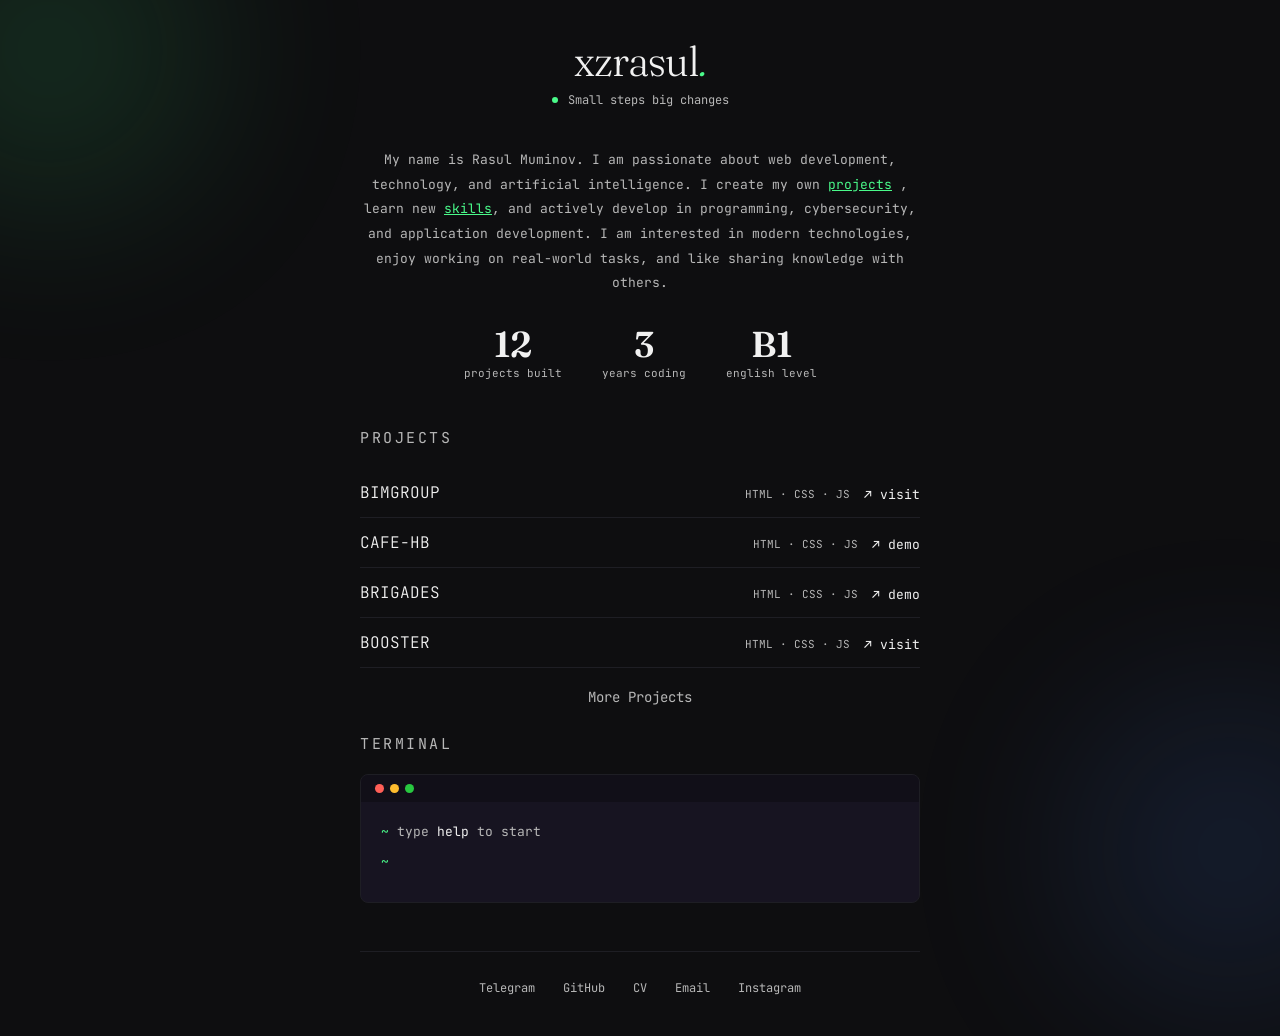
<file: index.html>
<!doctype html>
<html lang="en">

<head>
  <meta charset="UTF-8" />
  <meta name="viewport" content="width=device-width, initial-scale=1.0" />
  <meta name="theme-color" content="#ffffff" />
  <link rel="shortcut icon" href="1737549358908.png" type="image/x-icon">
  <title>xzrasul</title>
  <link
    href="https://fonts.googleapis.com/css2?family=JetBrains+Mono:wght@300;400&family=Fraunces:ital,wght@0,300;1,300&display=swap"
    rel="stylesheet" />
  <link rel="stylesheet" href="style.css" />
</head>

<body>
  <div class="container">
    <header>
      <div class="name">xzrasul<em>.</em></div>
      <div class="tagline">
        <div class="dot"></div>
        Small steps big changes
      </div>
    </header>

    <p class="bio">
      My name is Rasul Muminov. I am passionate about web development,
      technology, and artificial intelligence. I create my own
      <a href="#terminal" onclick="runProjects()">projects</a> , learn new
      <a href="#terminal" onclick="runSkills()">skills</a>, and actively
      develop in programming, cybersecurity, and application development. I am
      interested in modern technologies, enjoy working on real-world tasks,
      and like sharing knowledge with others.
    </p>
    <div class="hero-stats">
      <div class="stat">
        <div class="stat-num">12</div>
        <div class="stat-label">projects built</div>
      </div>
      <div class="stat">
        <div class="stat-num">3</div>
        <div class="stat-label">years coding</div>
      </div>
      <div class="stat">
        <div class="stat-num">B1</div>
        <div class="stat-label">english level</div>
      </div>
    </div>
    <div class="block">
      <div class="block-label">Projects</div>
      <div class="project">
        <div class="project-name">BIMGROUP</div>
        <div class="project-meta">
          <span class="project-stack">HTML · CSS · JS</span>
          <a class="project-link" href="https://bimgroup.tj/" target="_blank">↗ visit</a>
        </div>
      </div>

      <div class="project">
        <div class="project-name">CAFE-HB</div>
        <div class="project-meta">
          <span class="project-stack">HTML · CSS · JS</span>
          <a class="project-link" href="https://cafehb.vercel.app/" target="_blank">↗ demo</a>
        </div>
      </div>
      <div class="project">
        <div class="project-name">BRIGADES</div>
        <div class="project-meta">
          <span class="project-stack">HTML · CSS · JS</span>
          <a class="project-link" href="https://workersadmin.vercel.app" target="_blank">↗ demo</a>
        </div>
      </div>
      <div class="project">
        <div class="project-name">BOOSTER</div>
        <div class="project-meta">
          <span class="project-stack">HTML · CSS · JS</span>
          <a class="project-link" href="https://t.me/xzinstagrambot" target="_blank">↗ visit</a>
        </div>
      </div>
      <span class="project-stack">
        <a class="btn-project" href="#terminal" onclick="runProjects()">More Projects</a>
      </span>
    </div>

    <div id="terminal" class="block">
      <div class="block-label">Terminal</div>
      <div class="terminal">
        <div class="term-bar">
          <div class="term-dot r"></div>
          <div class="term-dot y"></div>
          <div class="term-dot g"></div>
        </div>
        <div class="term-body" id="termBody">
          <div>
            <span class="prompt">~</span>
            <span class="out">type <span class="k">help</span> to start</span>
          </div>
          <div class="input-row">
            <span class="prompt">~</span>
            <input class="term-input" id="termInput" onkeydown="runCmd(event)"
              oninput="this.value = this.value.toLowerCase()" autocomplete="off" spellcheck="false" />
          </div>
        </div>
      </div>
    </div>
    <div class="links">
      <a class="link" href="https://t.me/xzrasul" target="_blank">Telegram</a>
      <a class="link" href="https://github.com/xzrasul" target="_blank">GitHub</a>
      <a class="link" href="#" target="_blank">CV</a>
      <a class="link" href="mailto:xzrasul13@gmail.com" target="_blank">Email</a>
      <a class="link" href="https://instagram.com/xzrasul" target="_blank">Instagram</a>
    </div>
  </div>
  <script src="script.js"></script>
</body>

</html>
</file>
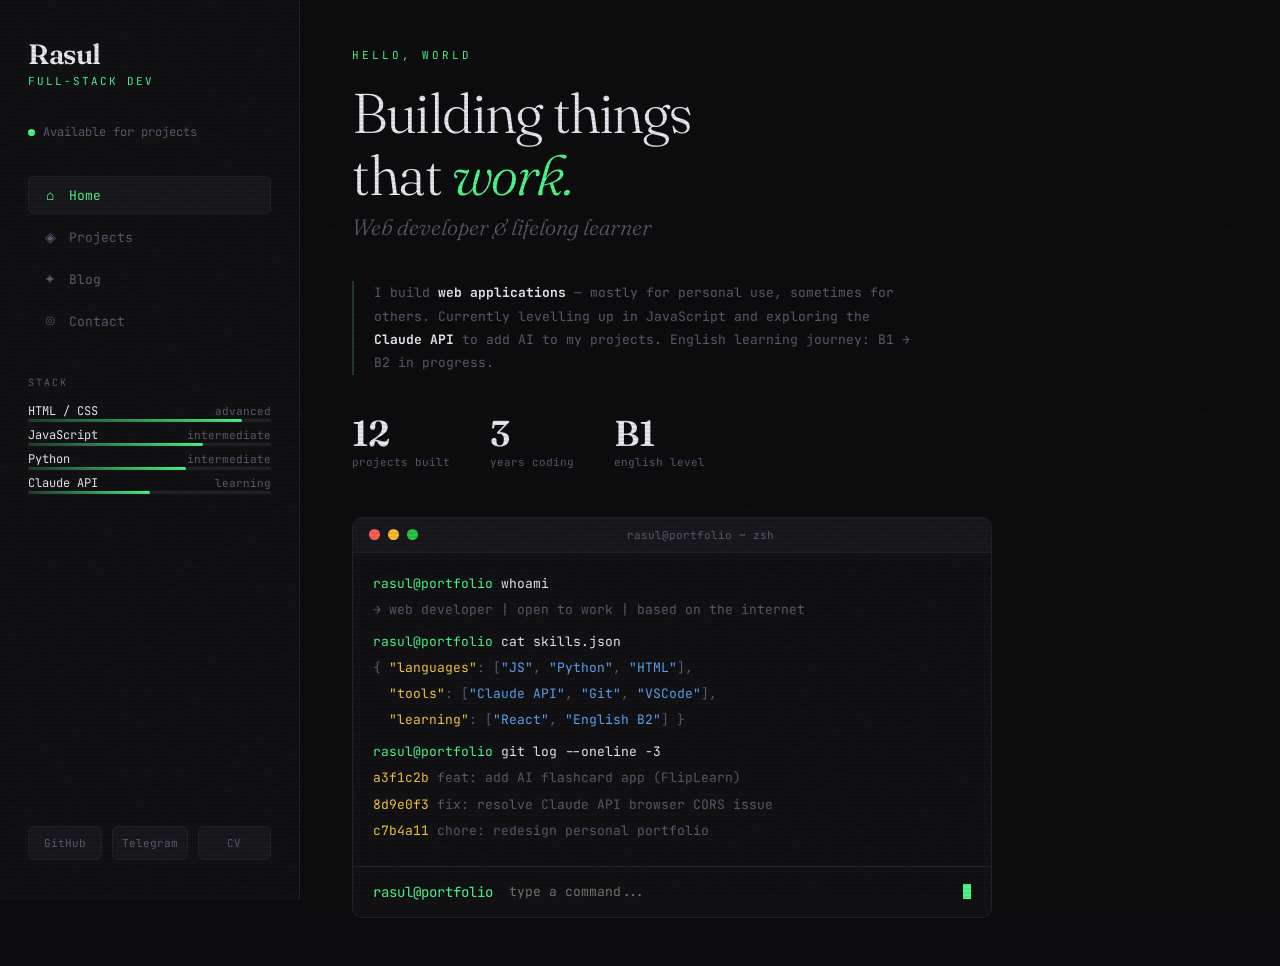
<file: test.html>
<!DOCTYPE html>
<html lang="en">

<head>
    <meta charset="UTF-8">
    <meta name="viewport" content="width=device-width, initial-scale=1.0">
    <title>Rasul · Developer</title>
    <link
        href="https://fonts.googleapis.com/css2?family=JetBrains+Mono:wght@300;400;500;700&family=Fraunces:ital,wght@0,300;0,600;1,300&display=swap"
        rel="stylesheet">
    <style>
        :root {
            --bg: #0c0c0e;
            --surface: #111114;
            --surface2: #18181d;
            --border: #222228;
            --green: #4afa8a;
            --green-dim: #1e3d2a;
            --amber: #f5c842;
            --red: #ff5f5f;
            --blue: #5ca4f5;
            --text: #e8e8f0;
            --muted: #5a5a6e;
            --muted2: #3a3a4a;
            --serif: 'Fraunces', Georgia, serif;
            --mono: 'JetBrains Mono', monospace;
        }

        * {
            margin: 0;
            padding: 0;
            box-sizing: border-box;
        }

        body {
            background: var(--bg);
            color: var(--text);
            font-family: var(--mono);
            font-size: 14px;
            min-height: 100vh;
            overflow-x: hidden;
        }

        /* ── NOISE OVERLAY ── */
        body::before {
            content: '';
            position: fixed;
            inset: 0;
            background-image: url("data:image/svg+xml,%3Csvg viewBox='0 0 200 200' xmlns='http://www.w3.org/2000/svg'%3E%3Cfilter id='n'%3E%3CfeTurbulence type='fractalNoise' baseFrequency='0.9' numOctaves='4' stitchTiles='stitch'/%3E%3C/filter%3E%3Crect width='100%25' height='100%25' filter='url(%23n)' opacity='0.04'/%3E%3C/svg%3E");
            pointer-events: none;
            z-index: 9999;
            opacity: 0.4;
        }

        /* ── SCANLINES ── */
        body::after {
            content: '';
            position: fixed;
            inset: 0;
            background: repeating-linear-gradient(0deg, transparent, transparent 2px, rgba(0, 0, 0, 0.08) 2px, rgba(0, 0, 0, 0.08) 4px);
            pointer-events: none;
            z-index: 9998;
        }

        /* ── LAYOUT ── */
        .layout {
            display: grid;
            grid-template-columns: 300px 1fr;
            min-height: 100vh;
        }

        /* ── SIDEBAR ── */
        .sidebar {
            background: var(--surface);
            border-right: 1px solid var(--border);
            padding: 40px 28px;
            display: flex;
            flex-direction: column;
            gap: 36px;
            position: sticky;
            top: 0;
            height: 100vh;
            overflow-y: auto;
        }

        .logo {
            display: flex;
            flex-direction: column;
            gap: 6px;
        }

        .logo-name {
            font-family: var(--serif);
            font-size: 28px;
            font-weight: 600;
            color: var(--text);
            letter-spacing: -0.5px;
            line-height: 1;
        }

        .logo-tag {
            font-size: 11px;
            color: var(--green);
            letter-spacing: 2px;
            text-transform: uppercase;
        }

        .status {
            display: flex;
            align-items: center;
            gap: 8px;
            font-size: 12px;
            color: var(--muted);
        }

        .status-dot {
            width: 7px;
            height: 7px;
            background: var(--green);
            border-radius: 50%;
            animation: pulse 2.5s ease-in-out infinite;
            flex-shrink: 0;
        }

        @keyframes pulse {

            0%,
            100% {
                opacity: 1;
                box-shadow: 0 0 0 0 rgba(74, 250, 138, 0.4);
            }

            50% {
                opacity: 0.7;
                box-shadow: 0 0 0 5px rgba(74, 250, 138, 0);
            }
        }

        .nav {
            display: flex;
            flex-direction: column;
            gap: 4px;
        }

        .nav-item {
            display: flex;
            align-items: center;
            gap: 10px;
            padding: 9px 12px;
            border-radius: 6px;
            cursor: pointer;
            color: var(--muted);
            font-size: 13px;
            transition: all 0.15s;
            border: 1px solid transparent;
            text-decoration: none;
        }

        .nav-item:hover,
        .nav-item.active {
            color: var(--text);
            background: var(--surface2);
            border-color: var(--border);
        }

        .nav-item.active {
            color: var(--green);
        }

        .nav-icon {
            font-size: 14px;
            width: 18px;
            text-align: center;
        }

        .skill-group {
            display: flex;
            flex-direction: column;
            gap: 10px;
        }

        .skill-label {
            font-size: 10px;
            color: var(--muted);
            text-transform: uppercase;
            letter-spacing: 2px;
            margin-bottom: 4px;
        }

        .skill-bar {
            display: flex;
            flex-direction: column;
            gap: 5px;
        }

        .skill-row {
            display: flex;
            align-items: center;
            justify-content: space-between;
            font-size: 12px;
        }

        .skill-name {
            color: var(--text);
        }

        .skill-lvl {
            color: var(--muted);
            font-size: 11px;
        }

        .skill-track {
            height: 3px;
            background: var(--border);
            border-radius: 2px;
            overflow: hidden;
        }

        .skill-fill {
            height: 100%;
            border-radius: 2px;
            background: linear-gradient(90deg, var(--green-dim), var(--green));
            transform-origin: left;
            animation: fillIn 1.2s cubic-bezier(0.4, 0, 0.2, 1) forwards;
            transform: scaleX(0);
        }

        @keyframes fillIn {
            to {
                transform: scaleX(1);
            }
        }

        .sidebar-footer {
            margin-top: auto;
            display: flex;
            gap: 10px;
        }

        .social-btn {
            flex: 1;
            padding: 9px;
            background: var(--surface2);
            border: 1px solid var(--border);
            border-radius: 6px;
            color: var(--muted);
            font-family: var(--mono);
            font-size: 11px;
            cursor: pointer;
            text-align: center;
            transition: all 0.15s;
            text-decoration: none;
            display: block;
        }

        .social-btn:hover {
            color: var(--text);
            border-color: var(--muted2);
        }

        /* ── MAIN ── */
        .main {
            padding: 0;
            overflow: hidden;
        }

        /* ── SECTIONS ── */
        .section {
            display: none;
            padding: 48px 52px;
            animation: fadeUp 0.3s ease forwards;
        }

        .section.active {
            display: block;
        }

        @keyframes fadeUp {
            from {
                opacity: 0;
                transform: translateY(12px);
            }

            to {
                opacity: 1;
                transform: translateY(0);
            }
        }

        /* ── HERO ── */
        .hero-eyebrow {
            font-size: 11px;
            color: var(--green);
            letter-spacing: 3px;
            text-transform: uppercase;
            margin-bottom: 20px;
        }

        .hero-title {
            font-family: var(--serif);
            font-size: 56px;
            font-weight: 300;
            line-height: 1.1;
            letter-spacing: -1.5px;
            color: var(--text);
            margin-bottom: 8px;
        }

        .hero-title em {
            font-style: italic;
            color: var(--green);
        }

        .hero-subtitle {
            font-family: var(--serif);
            font-size: 22px;
            font-weight: 300;
            color: var(--muted);
            margin-bottom: 40px;
            font-style: italic;
        }

        .hero-bio {
            max-width: 560px;
            line-height: 1.8;
            color: var(--muted);
            font-size: 13px;
            margin-bottom: 40px;
            border-left: 2px solid var(--green-dim);
            padding-left: 20px;
        }

        .hero-bio strong {
            color: var(--text);
        }

        .hero-stats {
            display: flex;
            gap: 40px;
            margin-bottom: 48px;
        }

        .stat {
            display: flex;
            flex-direction: column;
            gap: 4px;
        }

        .stat-num {
            font-family: var(--serif);
            font-size: 36px;
            font-weight: 600;
            color: var(--text);
            line-height: 1;
        }

        .stat-label {
            font-size: 11px;
            color: var(--muted);
        }

        /* ── TERMINAL ── */
        .terminal {
            background: var(--surface);
            border: 1px solid var(--border);
            border-radius: 10px;
            overflow: hidden;
            max-width: 640px;
        }

        .term-header {
            background: var(--surface2);
            border-bottom: 1px solid var(--border);
            padding: 10px 16px;
            display: flex;
            align-items: center;
            gap: 8px;
        }

        .term-dot {
            width: 11px;
            height: 11px;
            border-radius: 50%;
        }

        .term-dot.r {
            background: #ff5f57;
        }

        .term-dot.y {
            background: #febc2e;
        }

        .term-dot.g {
            background: #28c840;
        }

        .term-title {
            flex: 1;
            text-align: center;
            font-size: 11px;
            color: var(--muted);
        }

        .term-body {
            padding: 20px;
            min-height: 200px;
            font-size: 13px;
            line-height: 1.7;
        }

        .term-line {
            margin-bottom: 4px;
        }

        .term-prompt {
            color: var(--green);
        }

        .term-cmd {
            color: var(--text);
        }

        .term-out {
            color: var(--muted);
            padding-left: 0;
        }

        .term-key {
            color: var(--amber);
        }

        .term-val {
            color: var(--blue);
        }

        .term-input-row {
            display: flex;
            align-items: center;
            gap: 4px;
            margin-top: 12px;
        }

        .term-input {
            background: none;
            border: none;
            outline: none;
            color: var(--text);
            font-family: var(--mono);
            font-size: 13px;
            flex: 1;
        }

        .cursor {
            display: inline-block;
            width: 8px;
            height: 15px;
            background: var(--green);
            animation: blink 1s step-end infinite;
            vertical-align: middle;
        }

        @keyframes blink {

            0%,
            100% {
                opacity: 1;
            }

            50% {
                opacity: 0;
            }
        }

        /* ── SECTION TITLE ── */
        .section-title {
            font-family: var(--serif);
            font-size: 38px;
            font-weight: 300;
            letter-spacing: -1px;
            color: var(--text);
            margin-bottom: 8px;
        }

        .section-title em {
            font-style: italic;
            color: var(--green);
        }

        .section-sub {
            font-size: 12px;
            color: var(--muted);
            margin-bottom: 40px;
            letter-spacing: 1px;
            text-transform: uppercase;
        }

        /* ── PROJECTS ── */
        .projects-grid {
            display: grid;
            grid-template-columns: repeat(auto-fill, minmax(300px, 1fr));
            gap: 16px;
        }

        .project-card {
            background: var(--surface);
            border: 1px solid var(--border);
            border-radius: 10px;
            padding: 24px;
            display: flex;
            flex-direction: column;
            gap: 12px;
            cursor: pointer;
            transition: all 0.2s;
            position: relative;
            overflow: hidden;
        }

        .project-card::before {
            content: '';
            position: absolute;
            top: 0;
            left: 0;
            right: 0;
            height: 2px;
            background: linear-gradient(90deg, transparent, var(--green), transparent);
            opacity: 0;
            transition: opacity 0.2s;
        }

        .project-card:hover {
            border-color: var(--muted2);
            transform: translateY(-2px);
        }

        .project-card:hover::before {
            opacity: 1;
        }

        .project-header {
            display: flex;
            justify-content: space-between;
            align-items: flex-start;
        }

        .project-icon {
            font-size: 22px;
        }

        .project-status {
            font-size: 10px;
            padding: 3px 9px;
            border-radius: 20px;

        }

        .status-live {
            color: var(--green);
            border-color: var(--green-dim);
            background: rgba(74, 250, 138, 0.06);
        }

        .status-wip {
            color: var(--amber);
            border-color: rgba(245, 200, 66, 0.3);
            background: rgba(245, 200, 66, 0.06);
        }

        .status-archived {
            color: var(--muted);
            border-color: var(--border);
        }

        .project-name {
            font-family: var(--serif);
            font-size: 18px;
            font-weight: 600;
            color: var(--text);
        }

        .project-desc {
            font-size: 12px;
            color: var(--muted);
            line-height: 1.7;
        }

        .project-tags {
            display: flex;
            flex-wrap: wrap;
            gap: 6px;
            margin-top: 4px;
        }

        .tag {
            font-size: 10px;
            padding: 3px 8px;
            border-radius: 4px;
            background: var(--surface2);
            border: 1px solid var(--border);
            color: var(--muted);
            font-family: var(--mono);
        }

        .project-links {
            display: flex;
            gap: 10px;
            margin-top: auto;
            padding-top: 12px;
            border-top: 1px solid var(--border);
        }

        .project-link {
            font-size: 11px;
            color: var(--muted);
            text-decoration: none;
            transition: color 0.15s;
        }

        .project-link:hover {
            color: var(--green);
        }

        /* ── BLOG ── */
        .posts-list {
            display: flex;
            flex-direction: column;
            gap: 1px;
        }

        .post-item {
            display: grid;
            grid-template-columns: 80px 1fr auto;
            align-items: center;
            gap: 24px;
            padding: 20px 0;
            border-bottom: 1px solid var(--border);
            cursor: pointer;
            transition: all 0.15s;
        }

        .post-item:hover .post-title {
            color: var(--green);
        }

        .post-date {
            font-size: 11px;
            color: var(--muted);
            font-variant-numeric: tabular-nums;
        }

        .post-title {
            font-family: var(--serif);
            font-size: 17px;
            font-weight: 300;
            color: var(--text);
            transition: color 0.15s;
        }

        .post-tag {
            font-size: 10px;
            color: var(--muted);
            padding: 2px 8px;
            border: 1px solid var(--border);
            border-radius: 4px;
        }

        /* ── CONTACT ── */
        .contact-grid {
            display: grid;
            grid-template-columns: 1fr 1fr;
            gap: 16px;
            max-width: 600px;
            margin-bottom: 40px;
        }

        .contact-card {
            background: var(--surface);
            border: 1px solid var(--border);
            border-radius: 10px;
            padding: 20px 24px;
            display: flex;
            align-items: center;
            gap: 16px;
            text-decoration: none;
            transition: all 0.15s;
            cursor: pointer;
        }

        .contact-card:hover {
            border-color: var(--muted2);
        }

        .contact-icon {
            font-size: 22px;
        }

        .contact-info {
            display: flex;
            flex-direction: column;
            gap: 3px;
        }

        .contact-platform {
            font-size: 11px;
            color: var(--muted);
            text-transform: uppercase;
            letter-spacing: 1px;
        }

        .contact-handle {
            font-size: 14px;
            color: var(--text);
        }

        .now-box {
            background: var(--surface);
            border: 1px solid var(--green-dim);
            border-radius: 10px;
            padding: 28px;
            max-width: 500px;
        }

        .now-label {
            font-size: 10px;
            color: var(--green);
            letter-spacing: 3px;
            text-transform: uppercase;
            margin-bottom: 16px;
        }

        .now-items {
            display: flex;
            flex-direction: column;
            gap: 10px;
        }

        .now-item {
            display: flex;
            align-items: flex-start;
            gap: 10px;
            font-size: 13px;
            color: var(--muted);
            line-height: 1.5;
        }

        .now-item::before {
            content: '→';
            color: var(--green);
            flex-shrink: 0;
        }

        /* ── DIVIDER ── */
        .divider {
            height: 1px;
            background: var(--border);
            margin: 40px 0;
        }

        /* ── SCROLLBAR ── */
        ::-webkit-scrollbar {
            width: 4px;
        }

        ::-webkit-scrollbar-track {
            background: var(--bg);
        }

        ::-webkit-scrollbar-thumb {
            background: var(--border);
            border-radius: 2px;
        }

        /* ── RESPONSIVE ── */
        @media (max-width: 768px) {
            .layout {
                grid-template-columns: 1fr;
            }

            .sidebar {
                position: static;
                height: auto;
                padding: 24px 20px;
            }

            .section {
                padding: 32px 24px;
            }

            .hero-title {
                font-size: 38px;
            }

            .hero-stats {
                gap: 24px;
            }

            .contact-grid {
                grid-template-columns: 1fr;
            }
        }
    </style>
</head>

<body>
    <div class="layout"> <!-- ── SIDEBAR ── -->
        <aside class="sidebar">
            <div class="logo">
                <div class="logo-name">Rasul</div>
                <div class="logo-tag">Full-Stack Dev</div>
            </div>
            <div class="status">
                <div class="status-dot"></div> Available for projects
            </div>
            <nav class="nav"> <a class="nav-item active" onclick="showSection('home')"> <span class="nav-icon">⌂</span>
                    Home </a> <a class="nav-item" onclick="showSection('projects')"> <span class="nav-icon">◈</span>
                    Projects </a> <a class="nav-item" onclick="showSection('blog')"> <span class="nav-icon">✦</span>
                    Blog </a> <a class="nav-item" onclick="showSection('contact')"> <span [28.03.2026 13:36] Rasul M.:
                        class="nav-icon">◎</span> Contact </a> </nav>
            <div class="skill-group">
                <div class="skill-label">Stack</div>
                <div class="skill-bar">
                    <div>
                        <div class="skill-row"> <span class="skill-name">HTML / CSS</span> <span
                                class="skill-lvl">advanced</span> </div>
                        <div class="skill-track">
                            <div class="skill-fill" style="width:88%;animation-delay:0.1s"></div>
                        </div>
                    </div>
                    <div>
                        <div class="skill-row"> <span class="skill-name">JavaScript</span> <span
                                class="skill-lvl">intermediate</span> </div>
                        <div class="skill-track">
                            <div class="skill-fill" style="width:72%;animation-delay:0.2s"></div>
                        </div>
                    </div>
                    <div>
                        <div class="skill-row"> <span class="skill-name">Python</span> <span
                                class="skill-lvl">intermediate</span> </div>
                        <div class="skill-track">
                            <div class="skill-fill" style="width:65%;animation-delay:0.3s"></div>
                        </div>
                    </div>
                    <div>
                        <div class="skill-row"> <span class="skill-name">Claude API</span> <span
                                class="skill-lvl">learning</span> </div>
                        <div class="skill-track">
                            <div class="skill-fill" style="width:50%;animation-delay:0.4s"></div>
                        </div>
                    </div>
                </div>
            </div>
            <div class="sidebar-footer"> <a class="social-btn" href="#">GitHub</a> <a class="social-btn"
                    href="#">Telegram</a> <a class="social-btn" href="#">CV</a> </div>
        </aside> <!-- ── MAIN ── -->
        <main class="main"> <!-- HOME -->
            <section class="section active" id="home">
                <div class="hero-eyebrow">hello, world</div>
                <h1 class="hero-title">Building things<br>that <em>work.</em></h1>
                <p class="hero-subtitle">Web developer & lifelong learner</p>
                <p class="hero-bio"> I build <strong>web applications</strong> — mostly for personal use, sometimes for
                    others. Currently levelling up in JavaScript and exploring the <strong>Claude API</strong> to add AI
                    to my projects. English learning journey: B1 → B2 in progress. </p>
                <div class="hero-stats">
                    <div class="stat">
                        <div class="stat-num">12</div>
                        <div class="stat-label">projects built</div>
                    </div>
                    <div class="stat">
                        <div class="stat-num">3</div>
                        <div class="stat-label">years coding</div>
                    </div>
                    <div class="stat">
                        <div class="stat-num">B1</div>
                        <div class="stat-label">english level</div>
                    </div>
                </div>
                <div class="terminal">
                    <div class="term-header">
                        <div class="term-dot r"></div>
                        <div class="term-dot y"></div>
                        <div class="term-dot g"></div>
                        <div class="term-title">rasul@portfolio ~ zsh</div>
                    </div>
                    <div class="term-body" id="termBody">
                        <div class="term-line"><span class="term-prompt">rasul@portfolio</span> <span
                                class="term-cmd">whoami</span></div>
                        <div class="term-line term-out">→ web developer | open to work | based on the internet</div>
                        <div class="term-line" style="margin-top:10px"><span class="term-prompt">rasul@portfolio</span>
                            <span class="term-cmd">cat skills.json</span></div>
                        <div class="term-line term-out">{ <span class="term-key">"languages"</span>: [<span
                                class="term-val">"JS"</span>, <span class="term-val">"Python"</span>, <span
                                class="term-val">"HTML"</span>],</div>
                        <div class="term-line term-out">&nbsp; <span class="term-key">"tools"</span>: [<span
                                class="term-val">"Claude API"</span>, <span class="term-val">"Git"</span>, <span
                                class="term-val">"VSCode"</span>],</div>
                        <div class="term-line term-out">&nbsp; <span class="term-key">"learning"</span>: [<span
                                class="term-val">"React"</span>, <span class="term-val">"English B2"</span>] }</div>
                        <div class="term-line" style="margin-top:10px"><span class="term-prompt">rasul@portfolio</span>
                            <span class="term-cmd">git log --oneline -3</span></div>
                        <div class="term-line term-out"><span style="color:var(--amber)">a3f1c2b</span> feat: add AI
                            flashcard app (FlipLearn)</div>
                        <div class="term-line term-out"><span style="color:var(--amber)">8d9e0f3</span> fix: resolve
                            Claude API browser CORS issue</div>
                        <div class="term-line term-out"><span style="color:var(--amber)">c7b4a11</span> chore: redesign
                            personal portfolio</div>
                    </div>
                    <div style="padding: 4px 20px 16px; border-top: 1px solid var(--border);">
                        <div class="term-input-row"> <span class="term-prompt">rasul@portfolio</span>&nbsp; <input
                                class="term-input" id="termInput" placeholder="type a command..."
                                onkeydown="handleTerm(event)" [28.03.2026 13:36] Rasul M.: autocomplete="off"
                                spellcheck="false"> <span class="cursor"></span> </div>
                    </div>
                </div>
            </section> <!-- PROJECTS -->
            <section class="section" id="projects">
                <h2 class="section-title">My <em>work</em></h2>
                <p class="section-sub">Selected projects · personal builds</p>
                <div class="projects-grid">
                    <div class="project-card">
                        <div class="project-header">
                            <div class="project-icon">🃏</div>
                            <div class="project-status status-live">live</div>
                        </div>
                        <div class="project-name">FlipLearn</div>
                        <div class="project-desc">Browser-based flashcard app powered by Claude API. Generates
                            vocabulary cards, tracks progress, and adapts to your level.</div>
                        <div class="project-tags"> <span class="tag">HTML</span> <span class="tag">CSS</span> <span
                                class="tag">Claude API</span> <span class="tag">Vanilla JS</span> </div>
                        <div class="project-links"> <a class="project-link" href="#">→ Live demo</a> <a
                                class="project-link" href="#">→ GitHub</a> </div>
                    </div>
                    <div class="project-card">
                        <div class="project-header">
                            <div class="project-icon">📊</div>
                            <div class="project-status status-wip">wip</div>
                        </div>
                        <div class="project-name">DevTrack</div>
                        <div class="project-desc">Personal learning dashboard. Log daily sessions, visualise skill
                            progress, set weekly goals with streak tracking.</div>
                        <div class="project-tags"> <span class="tag">JavaScript</span> <span class="tag">Chart.js</span>
                            <span class="tag">LocalStorage</span> </div>
                        <div class="project-links"> <a class="project-link" href="#">→ GitHub</a> </div>
                    </div>
                    <div class="project-card">
                        <div class="project-header">
                            <div class="project-icon">🔤</div>
                            <div class="project-status status-live">live</div>
                        </div>
                        <div class="project-name">WordMap</div>
                        <div class="project-desc">Interactive English vocabulary map. Visualise word families,
                            collocations, and usage examples in a graph interface.</div>
                        <div class="project-tags"> <span class="tag">D3.js</span> <span class="tag">Python</span> <span
                                class="tag">Claude API</span> </div>
                        <div class="project-links"> <a class="project-link" href="#">→ Live demo</a> <a
                                class="project-link" href="#">→ GitHub</a> </div>
                    </div>
                    <div class="project-card">
                        <div class="project-header">
                            <div class="project-icon">🌐</div>
                            <div class="project-status status-archived">archived</div>
                        </div>
                        <div class="project-name">This site</div>
                        <div class="project-desc">My personal portfolio — terminal aesthetic meets clean typography.
                            Built with zero frameworks, pure HTML/CSS/JS.</div>
                        <div class="project-tags"> <span class="tag">HTML</span> <span class="tag">CSS</span> <span
                                class="tag">No framework</span> </div>
                        <div class="project-links"> <a class="project-link" href="#">→ GitHub</a> </div>
                    </div>
                </div>
            </section> <!-- BLOG -->
            <section class="section" id="blog">
                <h2 class="section-title">Notes &amp; <em>thoughts</em></h2>
                <p class="section-sub">Dev blog · TIL · English journey</p>
                <div class="posts-list">
                    <div class="post-item">
                        <div class="post-date">Mar 2026</div>
                        <div class="post-title">How I fixed CORS when calling Claude API from the browser</div>
                        <div class="post-tag">tutorial</div>
                    </div>
                    <div class="post-item">
                        <div class="post-date">Feb 2026</div>
                        <div class="post-title">Building FlipLearn: my AI-powered flashcard app in a weekend</div>
                        <div class="post-tag">project</div>
                    </div>
                    <div class="post-item">
                        <div class="post-date">Feb 2026</div>
                        <div class="post-title">TIL: CSS custom properties can animate with @property</div>
                        <div class="post-tag">til</div>
                    </div>
                    <div class="post-item">
                        <div class="post-date">Jan 2026</div>
                        <div class="post-title">My B1→B2 English plan: 6 months of structured daily practice</div>
                        <div class="post-tag">english</div>
                    </div>
                    <div class="post-item">
                        <div class="post-date">Dec 2025</div>
                        <div class="post-title">Why I stopped using frameworks for small personal projects</div>
                        <div class="post-tag">opinion</div>
                    </div>
                    <div class="post-item">
                        <div class="post-date">Nov 2025</div>
                        <div class="post-title">TIL: JavaScript Intersection Observer is incredibly powerful</div>
                        <div class="post-tag">til</div>
                    </div>
                </div>
            </section> <!-- CONTACT -->
            <section [28.03.2026 13:36] Rasul M.: class="section" id="contact">
                <h2 class="section-title">Let's <em>connect</em></h2>
                <p class="section-sub">Always open to interesting conversations</p>
                <div class="contact-grid"> <a class="contact-card" href="#">
                        <div class="contact-icon">🐙</div>
                        <div class="contact-info">
                            <div class="contact-platform">GitHub</div>
                            <div class="contact-handle">github.com/rasul</div>
                        </div>
                    </a> <a class="contact-card" href="#">
                        <div class="contact-icon">✈️</div>
                        <div class="contact-info">
                            <div class="contact-platform">Telegram</div>
                            <div class="contact-handle">@rasul_dev</div>
                        </div>
                    </a> <a class="contact-card" href="#">
                        <div class="contact-icon">✉️</div>
                        <div class="contact-info">
                            <div class="contact-platform">Email</div>
                            <div class="contact-handle">rasul@dev.io</div>
                        </div>
                    </a> <a class="contact-card" href="#">
                        <div class="contact-icon">💼</div>
                        <div class="contact-info">
                            <div class="contact-platform">LinkedIn</div>
                            <div class="contact-handle">in/rasul-dev</div>
                        </div>
                    </a> </div>
                <div class="now-box">
                    <div class="now-label">// now</div>
                    <div class="now-items">
                        <div class="now-item">Building web apps with the Claude API</div>
                        <div class="now-item">Levelling up English from B1 → B2</div>
                        <div class="now-item">Learning React fundamentals</div>
                        <div class="now-item">Reading: Clean Code by Robert C. Martin</div>
                    </div>
                </div>
            </section>
        </main>
    </div>
    <script> function showSection(id) { document.querySelectorAll('.section').forEach(s => s.classList.remove('active')); document.querySelectorAll('.nav-item').forEach(n => n.classList.remove('active')); document.getElementById(id).classList.add('active'); event.currentTarget.classList.add('active'); } // Simple interactive terminal const commands = { help: () => Available commands:\n whoami — about me\n skills — tech stack\n projects — my work\n contact — get in touch\n clear — clear terminal, whoami: () => Rasul · web developer · building things since 2022\nCurrently exploring AI-powered web apps with Claude API, skills: () => { "languages": ["JS", "Python", "HTML/CSS"],\n "tools": ["Claude API", "Git", "VSCode"],\n "learning": ["React", "English B2"] }, projects: () => → FlipLearn — AI flashcard app [live]\n→ DevTrack — learning dashboard [wip]\n→ WordMap — English vocabulary map [live], contact: () => → GitHub: github.com/rasul\n→ Telegram: @rasul_dev\n→ Email: rasul@dev.io, clear: () => 'clear', }; let termHistory = []; function handleTerm(e) { if (e.key !== 'Enter') return; const input = document.getElementById('termInput'); const cmd = input.value.trim().toLowerCase(); input.value = ''; if (!cmd) return; const body = document.getElementById('termBody'); const result = commands[cmd]; if (result) { const output = result(); if (output === 'clear') { body.innerHTML = ''; return; } output.split('\n').forEach(line => { const d = document.createElement('div'); d.className = 'term-line term-out'; d.textContent = line; body.appendChild(d); }); } else { const d = document.createElement('div'); d.className = 'term-line term-out'; d.style.color = 'var(--red)'; d.textContent = command not found: ${cmd} (try 'help'); body.appendChild(d); } const prompt = document.createElement('div'); prompt.className = 'term-line'; prompt.innerHTML = <span class="term-prompt">rasul@portfolio</span> <span class="term-cmd">${cmd}</span>; body.insertBefore(prompt, body.lastElementChild); body.scrollTop = body.scrollHeight; } </script>
</body>

</html>
</file>
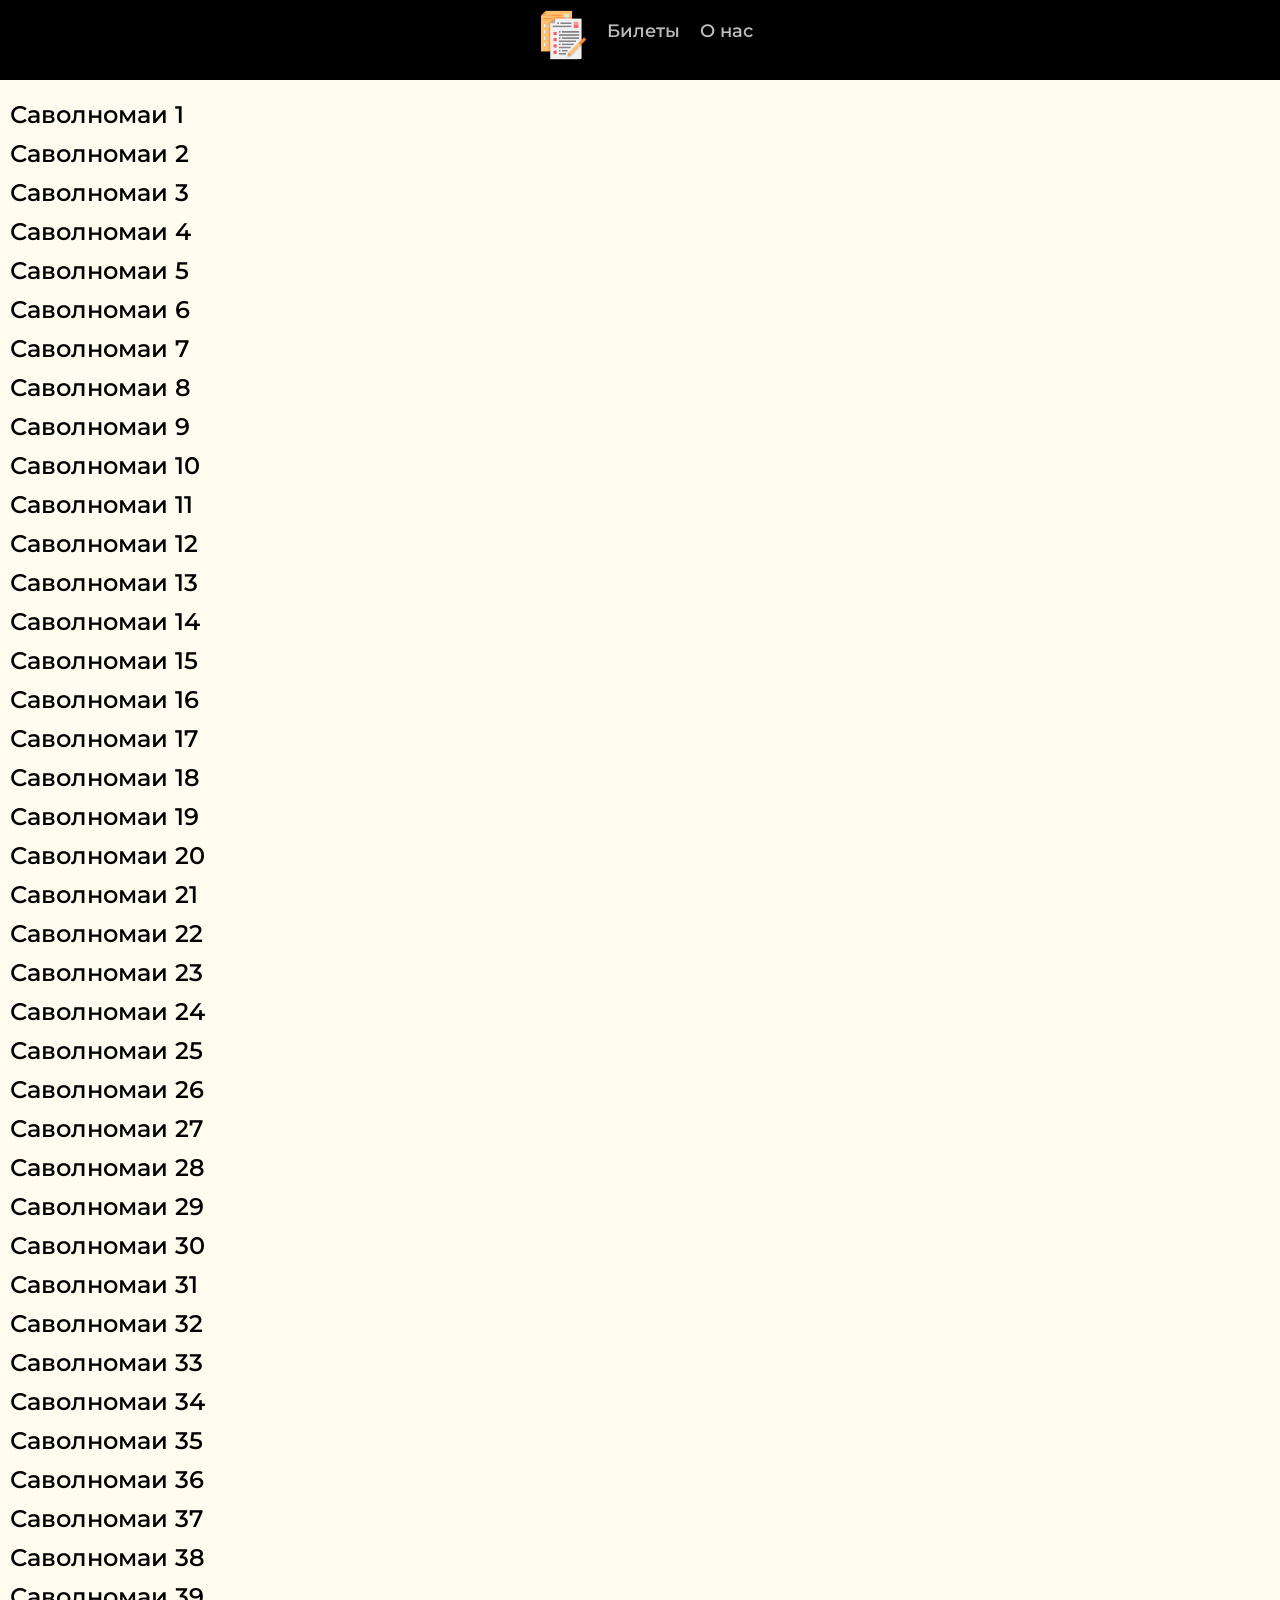
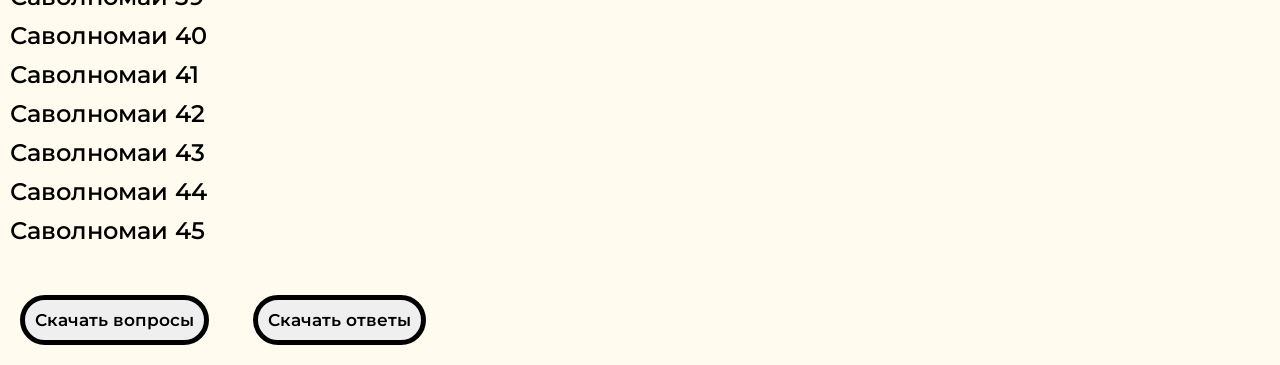
<file: savolnoma/answer.html>
<!DOCTYPE html>
<html lang="en">
<head>
    <meta charset="UTF-8">
    <meta name="viewport" content="width=device-width, initial-scale=1.0">
    <link rel="stylesheet" href="style.css">
    <link rel="shortcut icon" href="../image/exam.png" type="image/x-icon">
    <link
    rel="stylesheet"
    href="https://use.fontawesome.com/releases/v5.15.4/css/all.css"
  />
  <link
    href="https://fonts.googleapis.com/css2?family=Montserrat:wght@400;500;600;700&display=swap"
    rel="stylesheet"
  />
    <title>Savolnoma</title>
</head>
<body>
    <header>
        <nav>
          <ul>
            <li>
              <a class="logo" href="#home"><img src="../image/exam.png" alt="" /></a>
            </li>
            <li><a class="a" href="index.html">Билеты</a></li>
    
            <li><a class="a" href="contact.html">О нас</a></li>
          </ul>
        </nav>
      </header>
    <div class="testcard">
        <h2 class="sinf first-1" onclick="toggleText(1)">Саволномаи 1</h2>
    <div class="text " id="text1">
        <p>
            <strong>Саволноман №1</strong><br>
            1. Аломатхои фарккунандан растанихои якпалла на дупалла кадомхоянд?<br>
            2. Системахон сигналии якум на дулом чист?<br>
            3. Г.Мендел кадом конунхон асосиро мукаррар кардааст? Мохияти кондан «тозагин гаметахо» дар чист?<br>
        </p>
        
    </div>
    <h2 class="sinf" onclick="toggleText(2)">Саволномаи 2</h2>
    <div class="text" id="text2">
        <p>
            <strong>Саволноман №2</strong><br>
            1. Ковокин бадан чист, намудко на вазифахон он дар хайвоноти гуруххон систематикин гуногун чй гуна аст?<br>
            2. Намудхон пайвастицавин устухонхо кадомхоянд?<br>
            3. Ахамияти биологии фотосинтез чист?<br>
        </p>
</div>
<h2 class="sinf" onclick="toggleText(3)">Саволномаи   3</h2>
<div class="text" id="text3">
    <p>
        <strong>Саволноман №3</strong><br>
        1. Кадом аломатхон умумин сохторй ба хайвоноти типи лундакирмхо хос мебошанд?<br>
        2. Механизми лахташавин хун чй гуна аст?<br>
        3. Турпшавй чист? Кадом намудхон турпшавй ахамияти амалй доранд?<br>
    </p>
    
    </div>
    <h2 class="sinf" onclick="toggleText(4)">Саволномаи  4</h2>
    <div class="text" id="text4">
        <p>
            <strong>Саволноман №4</strong><br>
            1. Аломатхон хосси сохтории намояндагони типи пахнкирмхо кадомхоянд?<br>
            2. Кадом таркибиятхо (элементхо) ба таркиби камонаки рефлекторй дохил мешаванд?<br>
            3. Намудхон асосии бахамтаъсирунии генхон гайриалелй кадомхоянд?<br>
        </p>
    </div>
    <h2 class="sinf" onclick="toggleText(5)">Саволномаи  5</h2>
    <div class="text" id="text5">
        <p>
            <strong>Саволноман №5</strong><br>
            1. Сохти гул чй гуна аст ва кадом вазифахоро ичро мекуняд?<br>
            2. Табнат (хоснят) – и пайдонш ва гузаронидани импулен асаб чй гуна аст?<br>
            3. Мохият, механизм ва ахамияти биологии мейоз дар чист?<br>
        </p>
    </div>
    <h2 class="sinf" onclick="toggleText(6)">Саволномаи  6</h2>
    <div class="text" id="text6">
        <p>
            <strong>Саволноман №6</strong><br>
            1. Тухм дар худ чиро ифода мекунад ва таркиби химиявни он чй гуна аст? Махсусиятхон сохти тухми растанихон яклалла ва дупалла чй гуна аст?<br>
            2. Магзи сар аз кадом кисмхо иборат аст ва вазифахон онхо чист?<br>
            3. Харитан генетикй чист?<br>
        </p>
    </div>
    <h2 class="sinf" onclick="toggleText(7)">Саволномаи  7</h2>
    <div class="text" id="text7">
        <p>
            <strong>Саволноман №7</strong><br>
            1. Махсусиятхон сохт ва фаволиятхон хаётии бактерияхо ва сианобактерияхо чй гуна аст?<br>
            2. Сабабхо ва роххон пешгирин беморихон узвхон ихроч<br>
            3. Партеногенез чист?<br>
        </p>
    </div>
    <h2 class="sinf" onclick="toggleText(8)">Саволномаи  8</h2>
    <div class="text" id="text8">
        <p>
            <strong>Саволноман №8</strong><br>
            1. Махсусиятхон сохт ва фаволиятхон хаётии гулеантхо – хамчун организмхон симбиозй чй гуна аст?<br>
            2. Махсусиятхон сохторин системан асаби вегегативй чй гуна аст?<br>
            3. Ирсияти ситоплазмави чист?<br>
        </p>
    </div>
    <h2 class="sinf" onclick="toggleText(9)">Саволномаи  9</h2>
    <div class="text" id="text9">
        <p>
            <strong>Саволноман №9</strong><br>
            1. Фаркиятхон асосин сохт ва фаволияти хаётии хайвоноти сутунмухрадори якуминобй ва руизаминй кадомхоянд?<br>
            2. Торхон асаби кадом хосиятхон физиологиро дорад?<br>
            3. Хаёт чист ва хосиятхон асосин системахон зинда кадомхоянд? Кадом царачахон ташаккулёби барон табиати зинда хос аст?<br>
        </p>
    </div>
    <h2 class="sinf" onclick="toggleText(10)">Саволномаи  10</h2>
    <div class="text" id="text10">
        <p>
            <strong>Саволноман №10</strong><br>
            1. Аломатхон хосси ташаккулёбии содатаринхо (пропистхон гетеротрофи) адомхоянд?<br>
            2. Сохт ва вазифахон пўст аз чй иборат аст?<br>
            3. Кадом адоматхоро адоматхон ба чине часпида меноманд?<br>
        </p>
    </div>
    <h2 class="sinf" onclick="toggleText(11)">Саволномаи  11</h2>
    <div class="text" id="text11">
        <p>
            <strong>Саволноман №11</strong><br>
            1. Кадом аломатҳои умумии сохторӣ ба ҳайвоноти типи лундакирмҳо хос мебошанд?<br>
            2. Механизми лахташавии хун чӣ гуна аст?<br>
            3. Туршшавӣ чист? Кадом намудҳои туршшавӣ аҳамияти амалӣ доранд?<br>
        </p>
    </div>
    <h2 class="sinf" onclick="toggleText(12)">Саволномаи  12</h2>
    <div class="text" id="text12">
        <p>
            <strong>Саволноман №12</strong><br>
            1. Гардолудшавй ва бордоршавй дар растанихон гулдор чй гуна ба амал меояд?<br>
            2. Сохти хучайран асаб чй гуна аст?<br>
            3. Фотосинтез дар бактерияхон фотосинтезкунанда чй тавр ба амал меояд?<br>
        </p>
    </div>
    <h2 class="sinf" onclick="toggleText(13)">Саволномаи  13</h2>
    <div class="text" id="text13">
        <p>
            <strong>Саволноман №13</strong><br>
            1. Навдахон шаклдигаркарда чист, сохт ва вазифахон онхо чй гуна аст?<br>
            2. Бофтан эпителии одам. Сохт ва вазифахон он.<br>
            3. Аломатхон асосии сохти хучайрахон зукариотй кадомхоянд? Махсусиятхон сохтории прокариотхо дар мукоиса бо зукариотхо кадомхоянд?<br>
        </p>
    </div>
    <h2 class="sinf" onclick="toggleText(14)">Саволномаи  14</h2>
    <div class="text" id="text14">
        <p>
            <strong>Саволноман №14</strong><br>
            1. Махсусиятхон нафаскашии хайвоноти гурўххон гуногун чй гуна аст?<br>
            2. Фаъолияти олии асаб (ФОА) чист?<br>
            3. Мукаррароти асосии назарияи хромосомавии ирсият кадомхоянд?<br>
        </p>
    </div>
    <h2 class="sinf" onclick="toggleText(15)">Саволномаи  15</h2>
    <div class="text" id="text15">
        <p>
            <strong>Саволноман №15</strong><br>
            1. Махсусиятхон сохтории нештаршакл – хамчун хайвони хордадори дарачаи паст кадомхоянд?<br>
            2. Чигар кадом вазифахоро ичро мекунад?<br>
            3. Дар хучайра, биосинтези сафедахо чй тавр ба амал меояд ва дар ин раванд рибосомахо, КДН ва КРН чй накш доранд?<br>
        </p>
    </div>
    <h2 class="sinf" onclick="toggleText(16)">Саволномаи  16</h2>
    <div class="text" id="text16">
        <p>
            <strong>Саволноман №16</strong><br>
            1. Кадом аломатхон рўдаковокхо дарачаи ташаккулёбии пасти онхоро дар байни дигар намудхон хайвонот нишон медиханд?<br>
            2. Системан гардиши хун аз чй иборат аст?<br>
            3. Ген чист ва фахмиши муосир дар боран ген чй гуна аст?<br>
        </p>
    </div>
    <h2 class="sinf" onclick="toggleText(17)">Саволномаи  17</h2>
    <div class="text" id="text17">
        <p>
            <strong>Саволноман №17</strong><br>
            1. Махсусиятхон сохт ва фаъолиятхон хаётин паррандахо вобаста ба мутобикшанй ба парвоз чй гуна аст?<br>
            2. Нефрон чй гуна сохт дорад ва чй тавр фаъолият мекунад?<br>
            3. Системан маълумотии хучайра чист ва сохт ва вазифахон ядро чй гуна аст? Кариотип чист?<br>
        </p>
    </div>
    <h2 class="sinf" onclick="toggleText(18)">Саволномаи  18</h2>
    <div class="text" id="text18">
        <p>
            <strong>Саволноман №18</strong><br>
            1. Махсусиятхон сохти реша вобаста аз вазифахон ичромекардааш чй гуна аст?<br>
            2. Хун вазифан мухофизатиро чй тавр ичро мекунад?<br>
            3. Хемосинтез чист ва ахамияти он дар биосфера чист?<br>
        </p>
    </div>
    <h2 class="sinf" onclick="toggleText(19)">Саволномаи  19</h2>
    <div class="text" id="text19">
        <p>
            <strong>Саволноман №19</strong><br>
            1. Махсусиятхон сохт ва фаъолияти хаётин занбўрутхо ва ахамияти онхо дар биосфера ва хочагии халқ чй гуна аст?<br>
            2. Дил чй гуна кор мекунад?<br>
            3. Онтогенез чист? Махсусиятхон онтогенези растанй кадомховид?<br>
        </p>
    </div>
    <h2 class="sinf" onclick="toggleText(20)">Саволномаи  20</h2>
    <div class="text" id="text20">
        <p>
            <strong>Саволноман №20</strong><br>
            1. Махсусиятхон сохт ва вазифа анчом додани узвхон ихроч дар гурўххон гуногуни хайвонот чй гуна аст?<br>
            2. Бофтан асаб: махсусиятхон сохти нейрон.<br>
            3. Сохт ва вазифан тўри эндоплазмавй ва дастгохи Голчй аз чй иборат аст?<br>
        </p>
    </div>
    <h2 class="sinf" onclick="toggleText(21)">Саволномаи  21</h2>
    <div class="text" id="text21">
        <p>
            <strong>Саволноман №21</strong><br>
            1. Вирусхо дар худ чиро ифода мекунанд?<br>
            2. Фаркияти гурўххон хуни нисон бо чй муайян мегардад?<br>
            3. Ирсияти часпида чист ва махсусиятхон он дар чист?<br>
        </p>
    </div>
    <h2 class="sinf" onclick="toggleText(22)">Саволномаи  22</h2>
    <div class="text" id="text22">
        <p>
            <strong>Саволноман №22</strong><br>
            1. Кадом намудхон морфологии сохти дил дар хайвонот мавчуданд?<br>
            2. Махсусиятхон сохти скелети одам вобаста аз росттардй ва фаъолияти мехнатй чй гуна аст?<br>
            3. Хучайра вохиди сохторй ва функсионалии хаёт мебошад. Ситология чиро мсомўзад, вазифахо ва равишхо (методо) – и тахкикотии он чист?<br>
        </p>
    </div>
    <h2 class="sinf" onclick="toggleText(23)">Саволномаи 23</h2>
<div class="text" id="text23">
    <p>
        <strong>Саволноман №23</strong><br>
        1. Махсусиятхон сохти поя дар алокамандй бо вазифахон ичромекардааш чй гуна аст?<br>
        2. Мубодилаи газхо дар шуш чй тавр ба амал меояд?<br>
        3. Транскрипсия чист? Рамзи генетикй чист ва хосиятхон он кадом аст?<br>
    </p>
</div>
<h2 class="sinf" onclick="toggleText(24)">Саволномаи 24</h2>
<div class="text" id="text24">
    <p>
        <strong>Саволноман №24</strong><br>
        1. Мева чист? Кадом намуди мевахо дар табиат бештар маъмуланд?<br>
        2. Хангоми вайрон шудани фаъолияти гадудхон эндокринй кадом беморихо ба вуҷуд меоянд?<br>
        3. Сохти мембранахон биологӣ вобаста ба вазифахое, ки онхо ичро мекунанд, чй гуна аст? Гналоплазма чист ва он чй гуна ташкил шудааст?<br>
    </p>
</div>
<h2 class="sinf" onclick="toggleText(25)">Саволномаи 25</h2>
<div class="text" id="text25">
    <p>
        <strong>Саволноман №25</strong><br>
        1. Кадом махсусиятхон сохт, афзоиш ва фаъолияти хаётии хашарот имконият дод, ки онхо ба гуруҳи сершумори хайвонот табдил ёбанд?<br>
        2. Чабоиши молдахо дар нойи хозима чй тавр ба амал меояд?<br>
        3. Равандҳои хосилшавии хучайрахон чинии ва бордоршавй дар организмҳои зинда дар куҷо ва чй тавр ба амал меоянд?<br>
    </p>
</div>
<h2 class="sinf" onclick="toggleText(26)">Саволномаи 26</h2>
<div class="text" id="text26">
    <p>
        <strong>Саволноман №26</strong><br>
        1. Махсусиятхон сохт ва фаъолияти хаётии обсабзхо вобаста ба тарзи зист (хаётзиёии) асосан обй чй гуна аст?<br>
        2. Анатомияи одам чиро меомӯзад? Кадом илмҳои дигар ҳастанд, ки организми одамро меомӯзанд?<br>
        3. Фермент чист ва нақши онхо дар фаъолияти хаётии хучайра чист?<br>
    </p>
</div>
<h2 class="sinf" onclick="toggleText(27)">Саволномаи 27</h2>
<div class="text" id="text27">
    <p>
        <strong>Саволноман №27</strong><br>
        1. Махсусиятхон сохт, афзоиш ва фаъолияти хаётии растаниҳо вобаста аз баромадани онҳо ба хушкӣ чй гуна аст?<br>
        2. Сохт ва вазифаи мушакҳои скелетӣ чй гуна аст? Кори онҳо чй тавр ба амал оварда мешавад?<br>
        3. Моҳият, механизм ва аҳамияти биологии митоз аз чй иборат аст?<br>
    </p>
</div>
<h2 class="sinf" onclick="toggleText(28)">Саволномаи 28</h2>
<div class="text" id="text28">
    <p>
        <strong>Саволноман №28</strong><br>
        1. Кадом аломатхон халкакирмхо аз дарачаи баланди ташаккулёбии онхо шаходат медиханд?<br>
        2. Системан хозима кадом вазифахоро ичро мекунад?<br>
        3. Механизмхон фазан рушной ва торикии фотосинтез чй гуна аст ва алокамандии байни онхо дар чист?<br>
    </p>
</div>
<h2 class="sinf" onclick="toggleText(29)">Саволномаи 29</h2>
<div class="text" id="text29">
    <p>
        <strong>Саволноман №29</strong><br>
        1. Дар кирмхо кадом комплекси мутобикшавихо ба хаёти муфтуброна (паразитизм) ба вучуд омадааст?<br>
        2. Сохт ва вазифахон хароммат аз чй иборат аст?<br>
        3. Репликатсияи молекулаи КДН чист ва он чй тавр ба амал меояд?<br>
    </p>
</div>
<h2 class="sinf" onclick="toggleText(30)">Саволномаи 30</h2>
<div class="text" id="text30">
    <p>
        <strong>Саволноман №30</strong><br>
        1. Махсусиятхон сохт ва афзоиши ушнахо – хамчун растанихон ниобатан сода чй гуна аст?<br>
        2. Сабзиш ва инкишофи одам чй тавр ба амал меояд?<br>
        3. Кадом усулхон гизоии барон организмхон зинда хосанд?<br>
    </p>
</div>
<h2 class="sinf" onclick="toggleText(31)">Саволномаи 31</h2>
<div class="text" id="text31">
    <p>
        <strong>Саволноман №31</strong><br>
        1. Махсусиятхон сохт ва фаъолияти хаёти обхокихо – хамчун аввалин сокинони хушкй чй гуна аст?<br>
        2. Мухити дохилии организм дар худ чиро ифода мекунад?<br>
        3. Сафедахо чй гуна молекулахо хастанд, махсусиятхон ташаккулёбии сохтории молекулахон сафеда ва вазифахон онхо чй гуна аст?<br>
    </p>
</div>
<h2 class="sinf" onclick="toggleText(32)">Саволномаи 32</h2>
<div class="text" id="text32">
    <p>
        <strong>Саволноман №32</strong><br>
        1. Навда чист ва он чй тавр инкишоф меёбад?<br>
        2. БПНМ (беморй ё синдроми пайдоишудаи норасоми масуннят) чист ва роххон пешгирии он чй гуна аст?<br>
        3. Сохт ва вазифахон кислотахон нуклеинй аз чй иборатанд? Сохти химиявй, хосиятхо ва накши АТФ дар хучайра чй гуна аст?<br>
    </p>
</div>
<h2 class="sinf" onclick="toggleText(33)">Саволномаи 33</h2>
<div class="text" id="text33">
    <p>
        <strong>Саволноман №33</strong><br>
        1. Систематика чист ва категорияхон асосии систематикй кадомхоянд?<br>
        2. Сабабхо ва роххон пешгирии беморихон узвхон нафаскашй.<br>
        3. Сохт, хосият ва вазифахон липидхо аз чй иборат аст?<br>
    </p>
</div>
<h2 class="sinf" onclick="toggleText(34)">Саволномаи 34</h2>
<div class="text" id="text34">
    <p>
        <strong>Саволноман №34</strong><br>
        1. Махсусиятхон сохт ва фаъолияти хаётин мохихо вобаста аз тарзи хаёти обй чй гуна аст?<br>
        2. Коркарди химиявии гизо чй тавр ба амал оварда мешавад?<br>
        3. Генхон аллелй чист ва намудхон асосии баҳамтаъсиркунии онхо кадомхоянд?<br>
    </p>
</div>
<h2 class="sinf" onclick="toggleText(35)">Саволномаи 35</h2>
<div class="text" id="text35">
    <p>
        <strong>Саволноман №35</strong><br>
        1. Кадом намудхон системан гардиши хун барои хайвонот хосанд ва фаркияти онхо дар чист?<br>
        2. Махсусиятхон сохт ва вазифаи чомъдиҳандаи рагхон хунгарди гуногун кадомхоянд?<br>
        3. Мохияти ирсияти мобайнй аз чй иборат аст?<br>
    </p>
</div>
<h2 class="sinf" onclick="toggleText(36)">Саволномаи 36</h2>
<div class="text" id="text36">
    <p>
        <strong>Саволноман №36</strong><br>
        1. Аломатхон умумии сохти нармтанхо кадомхоянд?<br>
        2. Витаминхо дар мубодилаи моддахон одам чй нақш доранд?<br>
        3. Мафҳумхон «аломат», «фенотип» ва «генотип» чй маъно доранд? Алокамандии байни генотип ва фенотип чй гуна аст?<br>
    </p>
</div>
<h2 class="sinf" onclick="toggleText(37)">Саволномаи 37</h2>
<div class="text" id="text37">
    <p>
        <strong>Саволноман №37</strong><br>
        1. Махсусиятхон сохт ва афзоиши лучтухмон чй гуна аст?<br>
        2. Хун кадом вазифахоро ичро мекунад?<br>
        3. Намояндагони оламхон гуногуни организмхон зинда чй тавр афзоиш мекунанд?<br>
    </p>
</div>
<h2 class="sinf" onclick="toggleText(38)">Саволномаи 38</h2>
<div class="text" id="text38">
    <p>
        <strong>Саволноман №38</strong><br>
        1. Кадом хайвонот экто- ва эндогермй ҳастанд?<br>
        2. Сохт ва вазифаи устухонхо аз чй иборат аст?<br>
        3. Мавзӯи омузиши генетика ҳамчун илм чист? Вазифахо ва равишхон асосии генетика кадомхоянд?<br>
    </p>
</div>
<h2 class="sinf" onclick="toggleText(39)">Саволномаи 39</h2>
<div class="text" id="text39">
    <p>
        <strong>Саволноман №39</strong><br>
        1. Кадом махсусиятхон пушидагиҳо ба онҳо имкон медиҳанд, ки дар хушкӣ мавқеи бартарӣ доштаро ишғол намоянд?<br>
        2. Таркиби хун чӣ гуна аст?<br>
        3. Сохти химиявӣ ва хосиятҳои пигментҳое, ки дар раванди фотосинтез иштирок мекунанд, чӣ гунаанд?<br>
    </p>
</div>
<h2 class="sinf" onclick="toggleText(40)">Саволномаи 40</h2>
<div class="text" id="text40">
    <p>
        <strong>Саволноман №40</strong><br>
        1. Махсусиятҳои сохти барг дар алоқамандӣ бо вазифаҳои иҷроии он чӣ гуна аст?<br>
        2. Хуҷайраи асаб хабарҳоро чӣ гуна интиқол медиҳад?<br>
        3. Хосиятҳои генҳо ва махсусиятҳои зоҳиршавии онҳо дар аломатҳо кадомҳоянд?<br>
    </p>
</div>
<h2 class="sinf" onclick="toggleText(41)">Саволномаи 41</h2>
<div class="text" id="text41">
    <p>
        <strong>Саволноман №41</strong><br>
        1. Кадом намудҳои системаи асаб дар ҳайвонот маълуманд?<br>
        2. Сохт ва вазифаи системаи нафаскашии одам аз чӣ иборат аст?<br>
        3. Дар кадом органеллаҳои хуҷайра синтези аввалии моддаҳои органикӣ тавассути автотрофҳо ба амал меояд ва сохтори онҳо чӣ гуна аст?<br>
    </p>>
</div>
<h2 class="sinf" onclick="toggleText(42)">Саволномаи 42</h2>
<div class="text" id="text42">
    <p>
        <strong>Саволноман №42</strong><br>
        1. Махсусиятҳои сохт ва фаъолияти ҳаётии буғумпояҳо, ки дар алоқамандӣ бо аз худ кардани муҳити рӯизаминӣ инкишоф ёфтаанд, чӣ гуна аст?<br>
        2. Махсусиятҳои сохти хуҷайраҳои хун кадомҳоянд?<br>
        3. Мубодилаи моддаҳо чист? Моҳияти мубодилаи энергетикӣ дар хуҷайра чист?<br>
    </p>
</div>
<h2 class="sinf" onclick="toggleText(43)">Саволномаи 43</h2>
<div class="text" id="text43">
    <p>
        <strong>Саволноман №43</strong><br>
        1. Кадом аломатҳои асосӣ ба таври принсипии муҳими ташаккулёбии ширхӯрон имконият медиҳанд, ки дар табиат мавқеи хубро ишғол кунанд?<br>
        2. Ғадудҳои эндокринӣ кадом гормонҳоро ҳосил мекунанд ва таъсири онҳо чӣ гуна аст?<br>
        3. Кадом элементҳои химиявӣ ба таркиби хуҷайра дохил мешаванд? Об ва дигар моддаҳои ғайриорганикӣ дар хуҷайра кадом вазифаҳоро иҷро мекунанд?<br>
    </p>
</div>
<h2 class="sinf" onclick="toggleText(44)">Саволномаи 44</h2>
<div class="text" id="text44">
    <p>
        <strong>Саволноман №44</strong><br>
        1. Аломатҳои асосии баъзе оилаҳои растаниҳои якпалла ва дупалла кадомҳоянд?<br>
        2. Танзими равандҳои фаъолияти ҳаётии дар организми одам чӣ тавр сурат мегирад?<br>
        3. Марҳилаҳои пайдарпаии нафаскашии аэробӣ дар хуҷайра кадомҳоянд?<br>
    </p>
</div>
<h2 class="sinf end" onclick="toggleText(45)">Саволномаи 45</h2>
<div class="text " id="text45">
    <p class="end">
        <strong>Саволноман №45</strong><br>
        1. Сохт ва афзоиши сараҳсӯ чӣ гуна аст?<br>
        2. Механизми ҳавотазакунӣ (вентилятсия)-и шушҳо аз чӣ иборат аст?<br>
        3. Моҳияти назарияи хромосомавии ирсият дар чист?<br>
    </p>
</div>
</div>
<button class="down" ><a href="Аттестатсия-синфи-10.pdf">Скачать вопросы</a></button>
<button class="down" ><a href="Чавоби аттестатсия.pdf">Скачать ответы</a></button>
    <script src="script.js"></script>
</body>
</html>
</file>
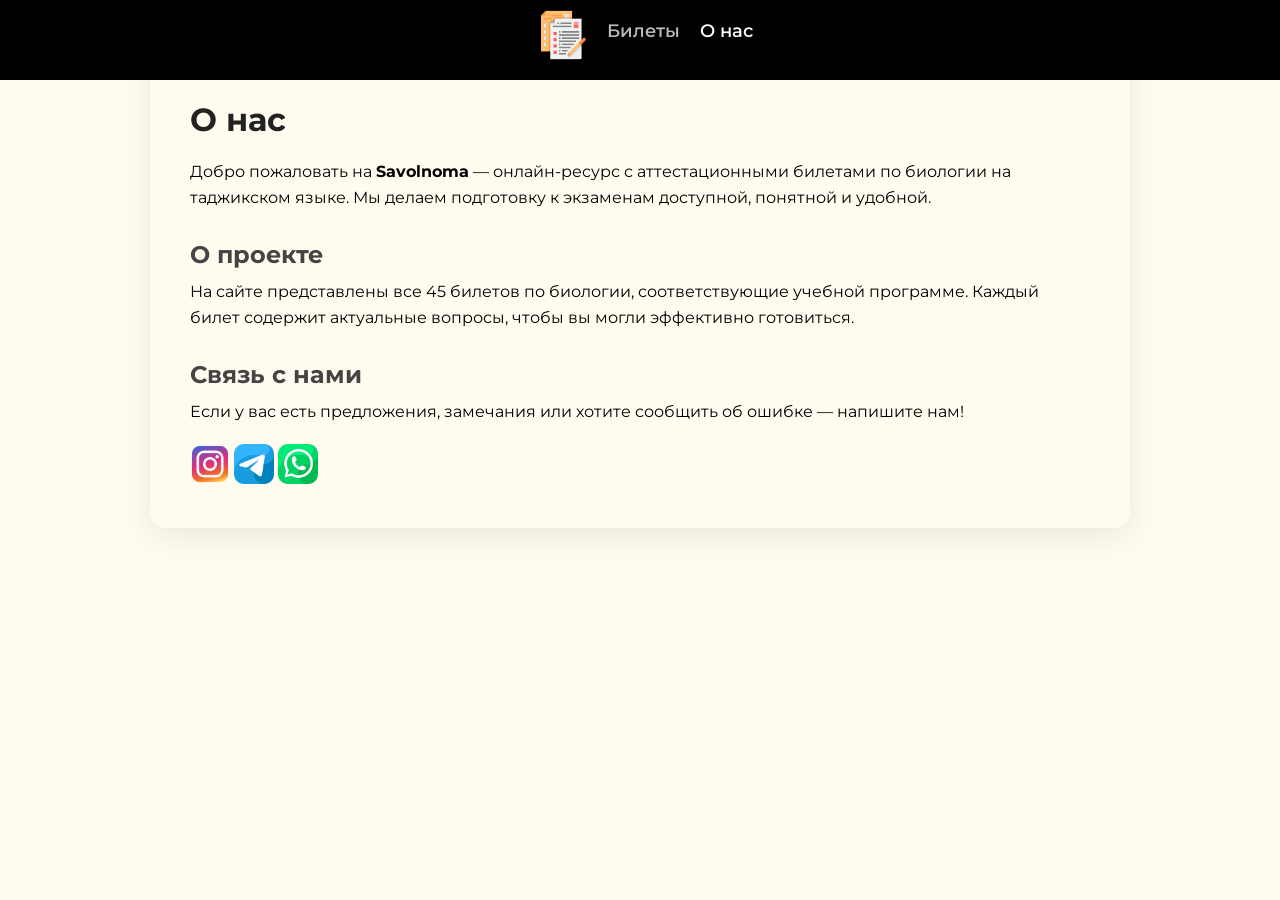
<file: savolnoma/contact.html>
<!DOCTYPE html>
<html lang="ru">
<head>
  <meta charset="UTF-8" />
  <meta name="viewport" content="width=device-width, initial-scale=1.0" />
  <link rel="stylesheet" href="style.css" />
  <link rel="shortcut icon" href="../image/exam.png" type="image/x-icon" />
  <link rel="stylesheet" href="https://use.fontawesome.com/releases/v5.15.4/css/all.css" />
  <link href="https://fonts.googleapis.com/css2?family=Montserrat:wght@400;500;600;700&display=swap" rel="stylesheet" />
  <title>О нас - Savolnoma</title>
</head>
<body>
  <header>
    <nav class="navbar">
      <ul>
        <li><a class="logo" href="#"><img src="../image/exam.png" alt="logo" /></a></li>
        <li><a class="a" href="index.html">Билеты</a></li>
        <li><a class="a active" href="contact.html">О нас</a></li>
      </ul>
    </nav>
  </header>

  <main class="about">
    <h1>О нас</h1>
    <p>Добро пожаловать на <strong>Savolnoma</strong> — онлайн-ресурс с аттестационными билетами по биологии на таджикском языке. Мы делаем подготовку к экзаменам доступной, понятной и удобной.</p>

    <h2>О проекте</h2>
    <p>На сайте представлены все 45 билетов по биологии, соответствующие учебной программе. Каждый билет содержит актуальные вопросы, чтобы вы могли эффективно готовиться.</p>

    <h2>Связь с нами</h2>
    <p>Если у вас есть предложения, замечания или хотите сообщить об ошибке — напишите нам!</p> <br>
    <a href="https://www.instagram.com/xzrasul"><img width="40px" src="../image/instagramlogo.png" alt=""></a>
    <a href="https://t.me/xzrasul"><img width="40px" src="../image/telegramlogo.png" alt=""></a>
    <a href="https://wa.me/992200190190"><img width="40px" src="../image/whatsaplogo.png" alt=""></a>
  </main>

  <script src="script.js"></script>
</body>
</html>
</file>
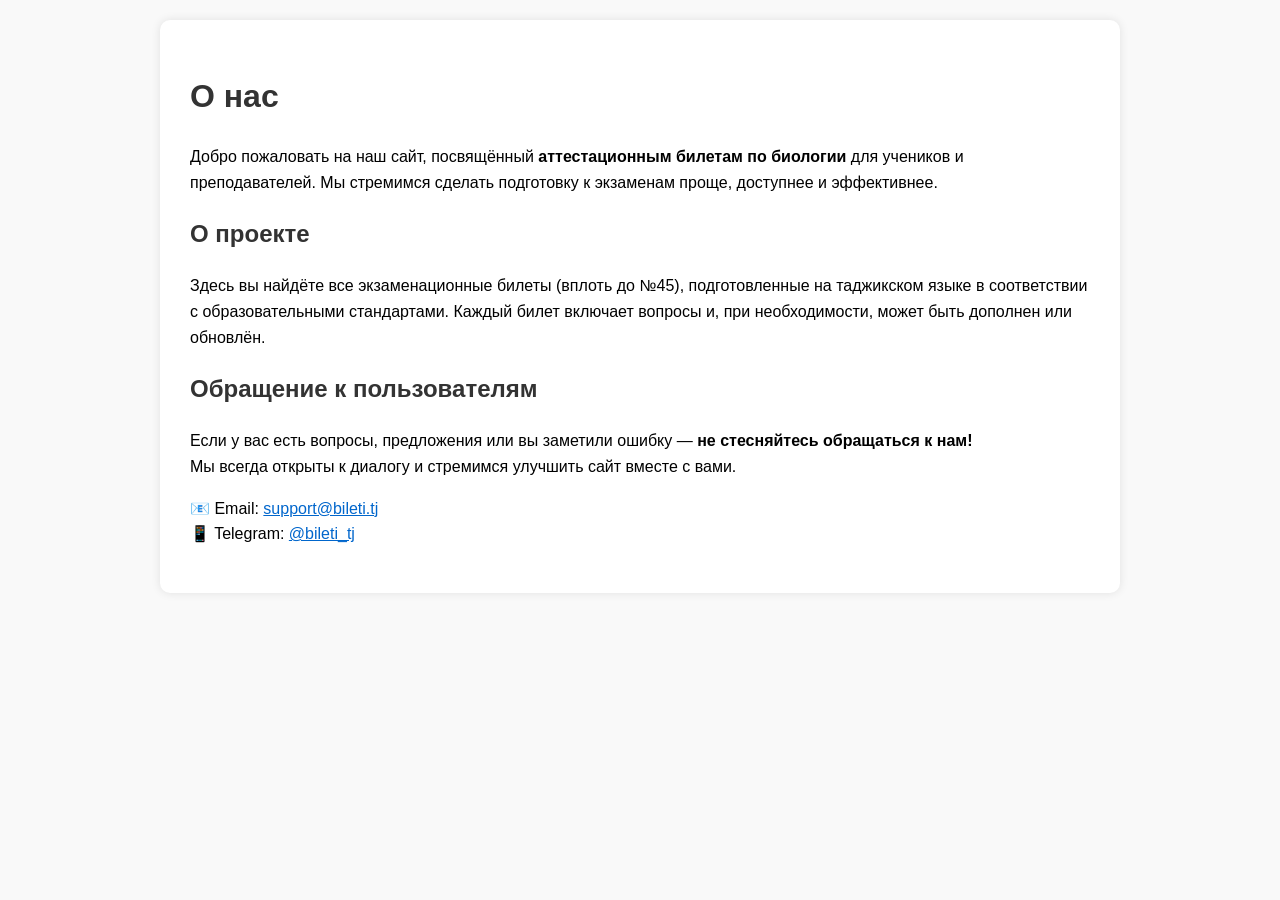
<file: savolnoma/test.html>
<!DOCTYPE html>
<html lang="ru">
<head>
  <meta charset="UTF-8">
  <title>О нас - Аттестационные билеты</title>
  <style>
    body {
      font-family: Arial, sans-serif;
      line-height: 1.6;
      background-color: #f9f9f9;
      margin: 0;
      padding: 20px;
    }
    .container {
      max-width: 900px;
      margin: 0 auto;
      background-color: #fff;
      padding: 30px;
      border-radius: 10px;
      box-shadow: 0 0 10px rgba(0,0,0,0.1);
    }
    h1, h2 {
      color: #333;
    }
    a {
      color: #0066cc;
    }
  </style>
</head>
<body>

<div class="container">
  <h1>О нас</h1>

  <p>
    Добро пожаловать на наш сайт, посвящённый <strong>аттестационным билетам по биологии</strong> для учеников и преподавателей.
    Мы стремимся сделать подготовку к экзаменам проще, доступнее и эффективнее.
  </p>

  <h2>О проекте</h2>
  <p>
    Здесь вы найдёте все экзаменационные билеты (вплоть до №45), подготовленные на таджикском языке в соответствии с образовательными стандартами.
    Каждый билет включает вопросы и, при необходимости, может быть дополнен или обновлён.
  </p>

  <h2>Обращение к пользователям</h2>
  <p>
    Если у вас есть вопросы, предложения или вы заметили ошибку — <strong>не стесняйтесь обращаться к нам!</strong><br>
    Мы всегда открыты к диалогу и стремимся улучшить сайт вместе с вами.
  </p>

  <p>
    📧 Email: <a href="mailto:support@bileti.tj">support@bileti.tj</a><br>
    📱 Telegram: <a href="https://t.me/bileti_tj" target="_blank">@bileti_tj</a>
  </p>
</div>

</body>
</html>
</file>
<file: style.css>
* {
  margin: 0;
  padding: 0;
  box-sizing: border-box;
}

:root {
  --bg: #0e0e10;
  --text: #f1f1f1;
  --muted: #b7b7b7;
  --green: #4afa8a;
  --border: #1e1e24;
  --mono: "JetBrains Mono", monospace;
  --serif: "Fraunces", Georgia, serif;
}

body {
  color: var(--text);
  font-family: var(--mono);
  font-size: 13px;
  min-height: 100vh;
  display: flex;
  justify-content: center;
  padding: 40px 24px;
}
body {
  position: relative;
  overflow-x: hidden;
  background-color: #0e0e10; /* Твой основной цвет */
}

body::before, body::after {
  content: "";
  position: fixed;
  width: 300px;
  height: 300px;
  filter: blur(100px);
  border-radius: 50%;
  z-index: -1;
  opacity: 0.15;
  animation: move-blobs 20s infinite alternate;
}

body::before {
  background: var(--green); /* Твой акцентный цвет #4afa8a */
  top: -100px;
  left: -100px;
}

body::after {
  background: #4a86fa; /* Глубокий синий для контраста */
  bottom: -100px;
  right: -100px;
  animation-delay: -10s;
}

@keyframes move-blobs {
  0% { transform: translate(0, 0) scale(1); }
  100% { transform: translate(100vw, 50vh) scale(1.5); }
}

.container {
  width: 100%;
  max-width: 560px;
}

/* header */
header {
  margin-bottom: 40px;
}
.name,
.tagline {
  display: flex;
  justify-content: center;
}

.name {
  font-family: var(--serif);
  font-size: 42px;
  font-weight: 300;
  color: var(--text);
  letter-spacing: -1px;
  line-height: 1;
  margin-bottom: 10px;
}

.name em {
  font-style: italic;
  color: var(--green);
}

.tagline {
  font-size: 12px;
  color: var(--muted);
  display: flex;
  align-items: center;
  gap: 10px;
}

.dot {
  width: 6px;
  height: 6px;
  background: var(--green);
  border-radius: 50%;
  animation: pulse 2.5s ease-in-out infinite;
  flex-shrink: 0;
}
.dot-h {
  width: 5px;
  height: 5px;
  background: var(--green);
  border-radius: 50%;
  animation: pulse 2.5s ease-in-out infinite;
  flex-shrink: 0;
  margin-top: 30px;
  margin-left: 3px;
}

@keyframes pulse {
  0%,
  100% {
    opacity: 1;
  }
  50% {
    opacity: 0.3;
  }
}

/* bio */
.bio {
  text-align: center;
  font-size: 13px;
  color: var(--muted);
  line-height: 1.9;
  margin-bottom: 30px;
}

.bio a {
  color: var(--green);
}

/* sections */
.block {
  margin-bottom: 48px;
}


.block-label {
  font-size: 15px;
  color: var(--muted);
  letter-spacing: 2.5px;
  text-transform: uppercase;
  margin-bottom: 20px;
}
.hero-stats {
  display: flex;
  justify-content: center;
  gap: 40px;
  margin-bottom: 48px;
}
.stat {
  display: flex;
  text-align: center;
  flex-direction: column;
  gap: 4px;
}

.stat-num {
  font-family: var(--serif);
  font-size: 36px;
  font-weight: 600;
  color: var(--text);
  line-height: 1;
}

.stat-label {
  font-size: 11px;
  color: var(--muted);
}

/* projects */
.project {
  display: flex;
  justify-content: space-between;
  align-items: baseline;
  padding: 14px 0;
  border-bottom: 1px solid var(--border);
  gap: 16px;
}

.project:first-of-type {
  border-top: 1px solid var(--border);
}

.project-name {
  display: flex;
  font-family: var(--mono);
  font-size: 16px;
  font-weight: 300;
  color: var(--text);
}

.projects-discription{
  margin-left: 15px;
  margin-top: 3px;
  font-size: 14px;
  color: var(--muted);
}

.project-meta {
  display: flex;
  align-items: center;
  gap: 14px;
  flex-shrink: 0;
}

.project-stack {
  font-size: 11px;
  color: var(--muted);
}

.project-link {
  color: var(--te);
  text-decoration: none;
  transition: color 0.15s;
}

.project-link:hover {
  color: var(--green);
}
.btn-project {
  font-family: var(--mono);
  display: flex;
  justify-content: center;
  text-decoration: none;
  color: var(--muted);
  font-size: 14px;
  transition: color 0.15s;
  margin: 20px;
  margin-bottom: -20px;
}
.btn-project:hover {
  color: var(--text);
}

/* terminal */
.terminal {
  background-color: #171421;
  border: 1px solid var(--border);
  border-radius: 8px;
  overflow: hidden;
}

.term-bar {
  background: #110f18;
  padding: 9px 14px;
  display: flex;
  gap: 6px;
  align-items: center;
}

.term-dot {
  width: 9px;
  height: 9px;
  border-radius: 50%;
}
.term-dot.r {
  background: #ff5f57;
}
.term-dot.y {
  background: #febc2e;
}
.term-dot.g {
  background: #28c840;
}

.term-body {
  padding: 18px 20px;
  line-height: 1.8;
  min-height: 100px;
}

.prompt {
  color: var(--green);
}
.out {
  color: var(--muted);
}
.out .k {
  color: var(--text);
}

.input-row {
  display: flex;
  align-items: center;
  gap: 6px;
  margin-top: 6px;
}

.term-input {
  background: none;
  border: none;
  outline: none;
  color: var(--text);
  font-family: var(--mono);
  font-size: 13px;
  flex: 1;
  caret-color: var(--green);
}

/* footer links */
.links {
  display: flex;
  justify-content: center;
  gap: 28px;
  margin-top: 48px;
  padding-top: 28px;
  border-top: 1px solid var(--border);
}

.link {
  font-size: 12px;
  color: var(--muted);
  text-decoration: none;
  transition: color 0.15s;
}

.link:hover {
  color: var(--text);
}
.out {
  color: var(--muted);
  white-space: pre-wrap; 
  word-break: break-word;
}
.out a {
  color: var(--green);
}
</file>
<file: savolnoma/style.css>
*{
     margin: 0;
     padding: 0;
     font-family: "Montserrat", sans-serif;
    }
    body{
        background-color: #FFFBEF;
        
    }
    .testcard {
        animation: fadeIn 1s ease-in-out;
}
    .testcard h2{
    font-weight: 550;
    padding-left: 10px;
    padding-bottom: 10px;
    cursor: pointer;
    
}
.first-1{
    margin-top: 100px;
}
.testcard p{
    font-weight: 550;
    padding-left: 30px;
    width: 700px;
    padding-bottom: 10px;
    animation: fadeIn 1s ease-in-out;
}

ul {
    position: fixed;
    top: 0;
    width: 100%;
    background-color: #000;
    display: flex;
    padding: 10px;
    list-style-type: none;
    justify-content: center;
    flex-wrap: wrap;
    z-index: 10000;
}


li .a {
    display: block;
    padding: 10px;
    text-decoration: none;
    color: #bdbdbd;
    font-size: 18px;
    position: relative;
    transition: color 5 ease;
    font-weight: 550;
}

li .logo {
    display: block;
    padding: 30px;
    position: relative;
}

li .a::after {
    content: "";
    position: absolute;
    left: 0;
    bottom: 0;
    width: 0;
    height: 3px;
    background-color: #fff;
    transition: width 0.4s ease;
}

li .a:hover::after {
    width: 100%;
    color: #fff;
}

li .a:hover {
    color: #fff;
}
li .active{
    color: #fff;
}

.social {
    display: flex;
    flex-wrap: wrap;
    margin-left: 20px;
}

.logo img {
    width: 50px;
    position: absolute;
    right: 10px;
    top: 0px;
    border-radius: 10px;
}
li .active{
    color: #fff;
}
@media (max-width:600px) {
    .testcard p{
        font-weight: 550;
        padding-left: 30px;
        padding-right: 30px;
        width: auto;
    }
}
.div-index{
    display: flex;
    justify-content: center;
    margin-top: 80px;
    gap: 20px;

}
.a-index{
    text-decoration: none;
    color: #fff;
    background-color: #000;
    padding: 15px;
    border-radius: 10px;
    font-size: 25px;
}
.end{
    margin-bottom: 20px;
}
.about {
    max-width: 900px;
    background-color: #FFFBEF;
    margin: 40px auto;
    padding: 40px;
    border-radius: 16px;
    box-shadow: 0 8px 30px rgba(0,0,0,0.08);
    animation: fadeIn 0.5s ease-in-out;
  }
  .about h1 {
    font-size: 32px;
    margin-top: 20px;
    margin-bottom: 20px;
    color: #222;
  }
  .about h2 {
    font-size: 24px;
    margin-top: 30px;
    margin-bottom: 10px;
    color: #444;
  }
  .about p {
    font-size: 16px;
    line-height: 1.6;
  }
  .contact-list {
    list-style: none;
    padding: 0;
  }
  .contact-list li {
    margin-top: 10px;
    font-size: 16px;
  }
  .contact-list i {
    margin-right: 8px;
    color: #0077ff;
  }
  
  /* Анимация */
  @keyframes fadeIn {
    from { opacity: 0; transform: translateY(10px); }
    to { opacity: 1; transform: translateY(0); }
  }
  .down{
    padding: 10px;
    border: solid 5px #000;
    border-radius: 30px;
    margin: 20px;
}
  .down a{
    text-decoration: none;
    font-size: 17px;
    font-weight: 600;
    color: #000;
    cursor: pointer;
}
</file>
